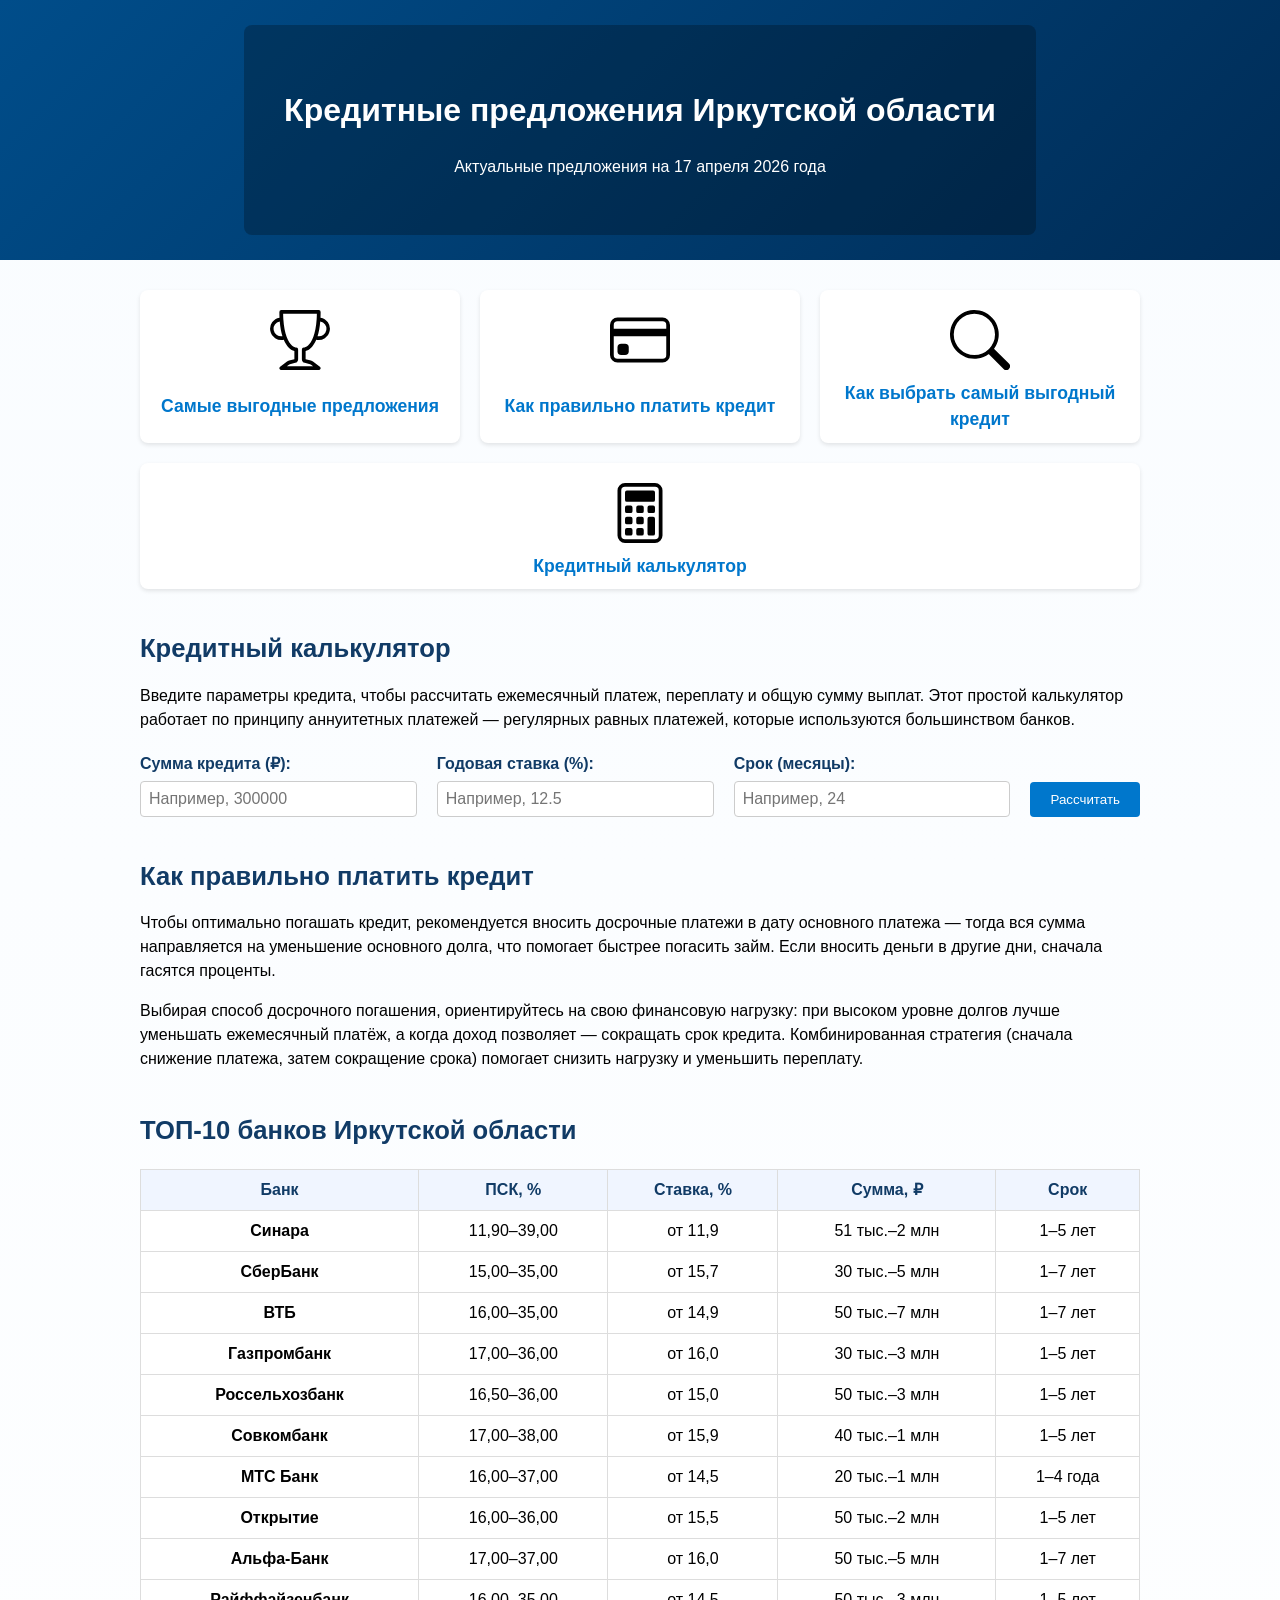
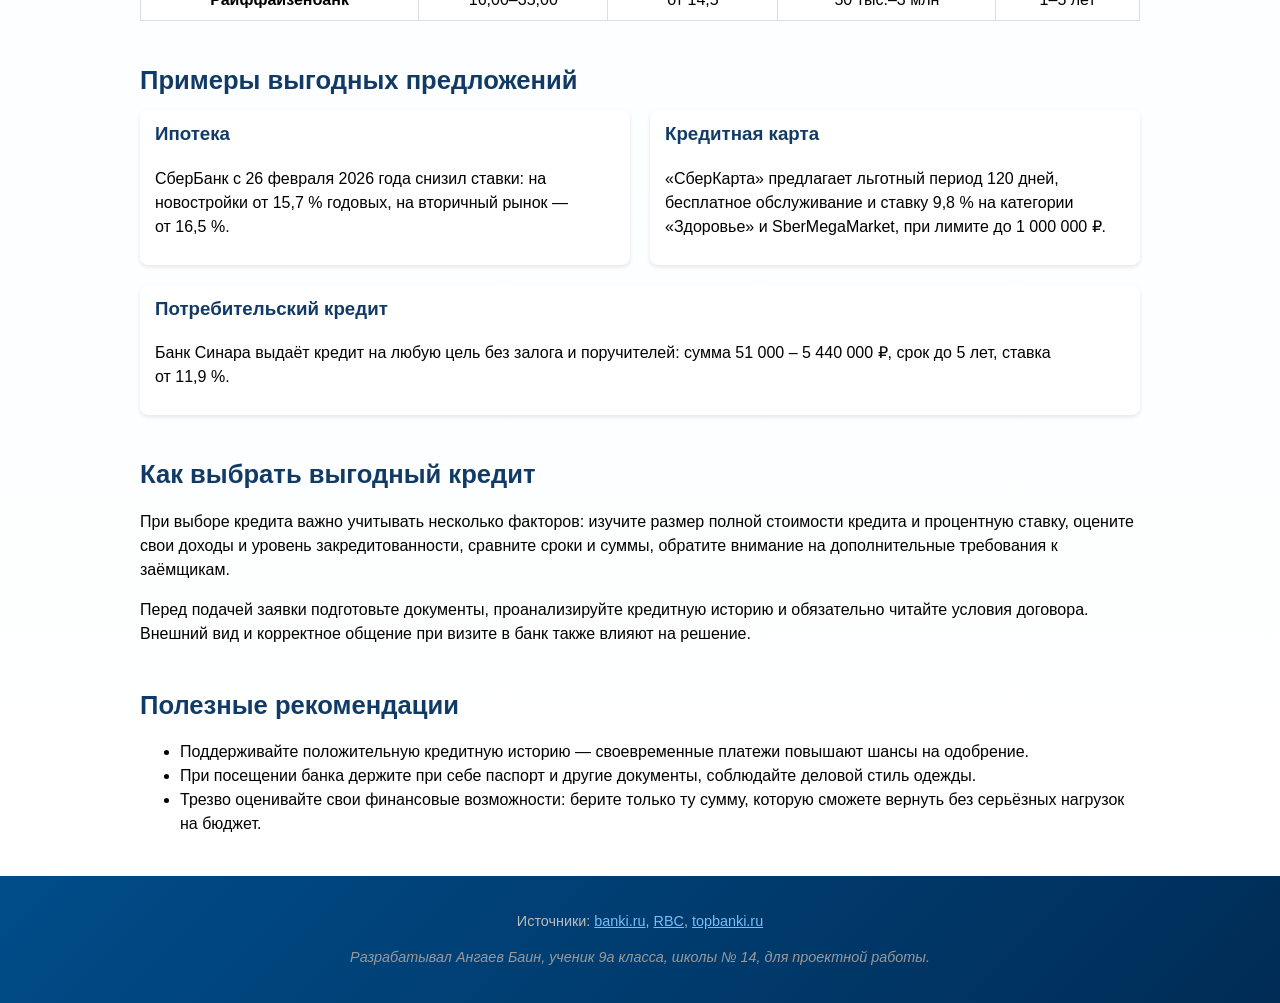
<file: index.html>
<!DOCTYPE html>
<html lang="ru">
<head>
    <meta charset="UTF-8" />
    <meta name="viewport" content="width=device-width, initial-scale=1.0" />
    <title>Кредитные предложения Иркутской области</title>
    <!-- Добавлен параметр версии, чтобы исключить кэширование старого стиля -->
    <!-- Обновленная версия стилей: поменяли фон и размер иконок -->
    <!-- Обновленная версия стилей для светлого фона шапки -->
    <link rel="stylesheet" href="styles.css?v=darkblue2" />
</head>
<body>
    <header class="hero">
        <div class="hero-overlay">
            <h1>Кредитные предложения Иркутской области</h1>
            <p class="update-date">Актуальные предложения на 17 апреля 2026 года</p>
        </div>
    </header>

    <main class="container">
        <!-- Навигационные карточки -->
        <section class="nav-cards">
            <div class="card">
                <!-- Иконка кубка для раздела "Самые выгодные предложения" -->
                <img src="trophy.svg" alt="Переход к разделу выгодных предложений" class="nav-icon" />
                <h3><a href="#top-offers">Самые выгодные предложения</a></h3>
            </div>
            <div class="card">
                <!-- Иконка банковской карты для раздела "Как правильно платить кредит" -->
                <img src="credit-card.svg" alt="Переход к разделу как платить кредит" class="nav-icon" />
                <h3><a href="#how-to-pay">Как правильно платить кредит</a></h3>
            </div>
            <div class="card">
                <!-- Иконка поиска для раздела "Как выбрать самый выгодный кредит" -->
                <img src="search.svg" alt="Переход к разделу как выбрать кредит" class="nav-icon" />
                <h3><a href="#choose-credit">Как выбрать самый выгодный кредит</a></h3>
            </div>
            <!-- Карточка для калькулятора кредита использует иконку калькулятора -->
            <div class="card">
                <img src="calculator.svg" alt="Переход к разделу калькулятора" class="nav-icon" />
                <h3><a href="#calculator">Кредитный калькулятор</a></h3>
            </div>
        </section>

        <!-- Раздел: Кредитный калькулятор -->
        <section id="calculator" class="content-section">
            <h2>Кредитный калькулятор</h2>
            <p>Введите параметры кредита, чтобы рассчитать ежемесячный платеж, переплату и общую сумму выплат. Этот простой калькулятор работает по принципу аннуитетных платежей — регулярных равных платежей, которые используются большинством банков.</p>
            <form id="calc-form">
                <label>
                    Сумма кредита (₽):
                    <input type="number" id="loan-amount" min="1000" step="100" placeholder="Например, 300000" />
                </label>
                <label>
                    Годовая ставка (%):
                    <input type="number" id="interest-rate" step="0.1" min="0" placeholder="Например, 12.5" />
                </label>
                <label>
                    Срок (месяцы):
                    <input type="number" id="loan-term" min="1" placeholder="Например, 24" />
                </label>
                <button type="button" id="calculate-btn">Рассчитать</button>
            </form>
            <div id="calc-result" class="calc-result"></div>
        </section>

        <!-- Раздел: Как правильно платить кредит -->
        <section id="how-to-pay" class="content-section">
            <h2>Как правильно платить кредит</h2>
            <p>Чтобы оптимально погашать кредит, рекомендуется вносить досрочные платежи в дату основного платежа — тогда вся сумма направляется на уменьшение основного долга, что помогает быстрее погасить займ. Если вносить деньги в другие дни, сначала гасятся проценты.</p>
            <p>Выбирая способ досрочного погашения, ориентируйтесь на свою финансовую нагрузку: при высоком уровне долгов лучше уменьшать ежемесячный платёж, а когда доход позволяет — сокращать срок кредита. Комбинированная стратегия (сначала снижение платежа, затем сокращение срока) помогает снизить нагрузку и уменьшить переплату.</p>
        </section>

        <!-- Раздел: ТОП‑10 банков -->
        <section id="top-offers" class="content-section">
            <h2>ТОП‑10 банков Иркутской области</h2>
            <div class="table-wrapper">
                <table>
                    <thead>
                        <tr>
                            <th>Банк</th>
                            <th>ПСК, %</th>
                            <th>Ставка, %</th>
                            <th>Сумма, ₽</th>
                            <th>Срок</th>
                        </tr>
                    </thead>
                    <tbody>
                        <tr>
                            <td><a class="bank-link" href="https://rbk.money/products/kredity/kredity-nalichnymi/bank-sinara/" target="_blank">Синaра</a></td>
                            <td>11,90–39,00</td>
                            <td>от 11,9</td>
                            <td>51 тыс.–2 млн</td>
                            <td>1–5 лет</td>
                        </tr>
                        <tr>
                            <td><a class="bank-link" href="https://rbk.money/elec/products/kredity/kredity-nalichnymi/sberbank/" target="_blank">СберБанк</a></td>
                            <td>15,00–35,00</td>
                            <td>от 15,7</td>
                            <td>30 тыс.–5 млн</td>
                            <td>1–7 лет</td>
                        </tr>
                        <tr>
                            <td><a class="bank-link" href="https://www.vtb.ru/personal/kredit/" target="_blank">ВТБ</a></td>
                            <td>16,00–35,00</td>
                            <td>от 14,9</td>
                            <td>50 тыс.–7 млн</td>
                            <td>1–7 лет</td>
                        </tr>
                        <tr>
                            <td><a class="bank-link" href="https://www.gazprombank.ru/personal/take_credit/consumer_credit/5004451/" target="_blank">Газпромбанк</a></td>
                            <td>17,00–36,00</td>
                            <td>от 16,0</td>
                            <td>30 тыс.–3 млн</td>
                            <td>1–5 лет</td>
                        </tr>
                        <tr>
                            <td><a class="bank-link" href="https://www.rshb.ru/natural/loans/loans-online" target="_blank">Россельхозбанк</a></td>
                            <td>16,50–36,00</td>
                            <td>от 15,0</td>
                            <td>50 тыс.–3 млн</td>
                            <td>1–5 лет</td>
                        </tr>
                        <tr>
                            <td><a class="bank-link" href="https://rbk.money/products/kredity/kredity-bez-zaloga/sovkombank/" target="_blank">Совкомбанк</a></td>
                            <td>17,00–38,00</td>
                            <td>от 15,9</td>
                            <td>40 тыс.–1 млн</td>
                            <td>1–5 лет</td>
                        </tr>
                        <tr>
                            <td><a class="bank-link" href="https://www.mtsbank.ru/chastnim-licam/krediti/credit-all/" target="_blank">МТС Банк</a></td>
                            <td>16,00–37,00</td>
                            <td>от 14,5</td>
                            <td>20 тыс.–1 млн</td>
                            <td>1–4 года</td>
                        </tr>
                        <tr>
                            <td><a class="bank-link" href="https://eurocredit.ru/credit/otkrytie/" target="_blank">Открытие</a></td>
                            <td>16,00–36,00</td>
                            <td>от 15,5</td>
                            <td>50 тыс.–2 млн</td>
                            <td>1–5 лет</td>
                        </tr>
                        <tr>
                            <td><a class="bank-link" href="https://rbk.money/novocheboksarsk/products/kredity/alyfa-bank/" target="_blank">Альфа‑Банк</a></td>
                            <td>17,00–37,00</td>
                            <td>от 16,0</td>
                            <td>50 тыс.–5 млн</td>
                            <td>1–7 лет</td>
                        </tr>
                        <tr>
                            <td><a class="bank-link" href="https://dobro-bank.ru/raiffeisen/personalniy/" target="_blank">Райффайзенбанк</a></td>
                            <td>16,00–35,00</td>
                            <td>от 14,5</td>
                            <td>50 тыс.–3 млн</td>
                            <td>1–5 лет</td>
                        </tr>
                    </tbody>
                </table>
            </div>
        </section>

        <!-- Раздел: Примеры выгодных предложений -->
        <section class="content-section">
            <h2>Примеры выгодных предложений</h2>
            <div class="offers">
                <div class="offer">
                    <h3>Ипотека</h3>
                    <p>СберБанк с 26 февраля 2026 года снизил ставки: на новостройки от 15,7 % годовых, на вторичный рынок — от 16,5 %.</p>
                </div>
                <div class="offer">
                    <h3>Кредитная карта</h3>
                    <p>«СберКарта» предлагает льготный период 120 дней, бесплатное обслуживание и ставку 9,8 % на категории «Здоровье» и SberMegaMarket, при лимите до 1 000 000 ₽.</p>
                </div>
                <div class="offer">
                    <h3>Потребительский кредит</h3>
                    <p>Банк Синaра выдаёт кредит на любую цель без залога и поручителей: сумма 51 000 – 5 440 000 ₽, срок до 5 лет, ставка от 11,9 %.</p>
                </div>
            </div>
        </section>

        <!-- Раздел: Как выбрать выгодный кредит -->
        <section id="choose-credit" class="content-section">
            <h2>Как выбрать выгодный кредит</h2>
            <p>При выборе кредита важно учитывать несколько факторов: изучите размер полной стоимости кредита и процентную ставку, оцените свои доходы и уровень закредитованности, сравните сроки и суммы, обратите внимание на дополнительные требования к заёмщикам.</p>
            <p>Перед подачей заявки подготовьте документы, проанализируйте кредитную историю и обязательно читайте условия договора. Внешний вид и корректное общение при визите в банк также влияют на решение.</p>
        </section>

        <!-- Раздел: Полезные рекомендации -->
        <section class="content-section">
            <h2>Полезные рекомендации</h2>
            <ul>
                <li>Поддерживайте положительную кредитную историю — своевременные платежи повышают шансы на одобрение.</li>
                <li>При посещении банка держите при себе паспорт и другие документы, соблюдайте деловой стиль одежды.</li>
                <li>Трезво оценивайте свои финансовые возможности: берите только ту сумму, которую сможете вернуть без серьёзных нагрузок на бюджет.</li>
            </ul>
        </section>
    </main>

    <footer>
        <p>Источники: <a href="https://www.banki.ru/news/">banki.ru</a>, <a href="https://www.rbc.ru/">RBC</a>, <a href="https://www.topbanki.ru/">topbanki.ru</a></p>
        <p class="author">Разрабатывал Ангаев Баин, ученик 9а класса, школы № 14, для проектной работы.</p>
    </footer>

    <!-- Скрипт для кредитного калькулятора -->
    <script>
        (function() {
            var btn = document.getElementById('calculate-btn');
            if (btn) {
                btn.addEventListener('click', function() {
                    var amount = parseFloat(document.getElementById('loan-amount').value);
                    var rate = parseFloat(document.getElementById('interest-rate').value);
                    var term = parseInt(document.getElementById('loan-term').value);
                    var resultEl = document.getElementById('calc-result');
                    if (isNaN(amount) || amount <= 0 || isNaN(rate) || isNaN(term) || term <= 0) {
                        resultEl.textContent = 'Пожалуйста, введите корректные данные.';
                        return;
                    }
                    var monthlyRate = rate / 100 / 12;
                    var n = term;
                    var monthlyPayment;
                    if (monthlyRate === 0) {
                        monthlyPayment = amount / n;
                    } else {
                        monthlyPayment = amount * monthlyRate / (1 - Math.pow(1 + monthlyRate, -n));
                    }
                    var totalPayment = monthlyPayment * n;
                    var overpayment = totalPayment - amount;
                    // Форматируем числа с пробелами (для тысяч) и двумя знаками после запятой
                    var formatter = new Intl.NumberFormat('ru-RU', { minimumFractionDigits: 2, maximumFractionDigits: 2 });
                    resultEl.innerHTML =
                        'Ежемесячный платеж: ' + formatter.format(monthlyPayment) + ' ₽' + '<br>' +
                        'Переплата: ' + formatter.format(overpayment) + ' ₽' + '<br>' +
                        'Общая выплата: ' + formatter.format(totalPayment) + ' ₽';
                });
            }
        })();
    </script>
</body>
</html>
</file>
<file: styles.css>
body {
    margin: 0;
    padding: 0;
    font-family: Arial, sans-serif;
    line-height: 1.5;
    /* Светлая тема для основного контента
       Основной фон максимально светлый, чтобы контент был легко читаем. */
    background: linear-gradient(180deg, #f9fcff 0%, #ffffff 100%);
    /* Чёрный текст для лучшей контрастности на светлом фоне */
    color: #000;
}

/* Hero section */
/* Hero section */
.hero {
    position: relative;
    /* Тёмный градиент фона шапки */
    background: linear-gradient(135deg, #004d8a 0%, #002c56 100%);
    /* background: linear-gradient(rgba(0, 0, 0, 0.4), rgba(0, 0, 0, 0.4)), url('hero.png') center/cover no-repeat; */
    min-height: 260px;
    display: flex;
    align-items: center;
    justify-content: center;
    color: #fff;
    text-align: center;
}

.hero-overlay {
    /* Сделаем фон под текстом в шапке немного светлее, уменьшив непрозрачность */
    background: rgba(0, 0, 0, 0.25);
    padding: 40px;
    border-radius: 8px;
}

.container {
    width: 90%;
    max-width: 1000px;
    margin: 0 auto;
}

/* Navigation cards */
.nav-cards {
    display: flex;
    flex-wrap: wrap;
    gap: 20px;
    margin: 30px 0;
    justify-content: space-between;
}

.card {
    flex: 1 1 calc(33% - 20px);
    background: #ffffff;
    border-radius: 8px;
    overflow: hidden;
    box-shadow: 0 2px 4px rgba(0, 0, 0, 0.1);
    text-align: center;
    display: flex;
    flex-direction: column;
}

.card img {
    width: 100%;
    height: 150px;
    object-fit: cover;
}

/* Минималистичные иконки-пины для навигационных карточек */
.nav-icon {
    /* Базовый стиль для иконок-пинов */
    width: 60px;
    height: 60px;
    margin: 20px auto 0;
    object-fit: contain;
}

/* Более специфический селектор, чтобы переопределить размер изображений внутри карточек */
.card .nav-icon {
    width: 60px;
    height: 60px;
    margin: 20px auto 0;
    object-fit: contain;
}

.card h3 {
    margin: 10px;
    font-size: 1.1em;
    flex-grow: 1;
    display: flex;
    align-items: center;
    justify-content: center;
    color: #113b66;
}

.card a {
    text-decoration: none;
    color: #0077cc;
}

/* Content sections */
.content-section {
    margin: 40px 0;
}

.content-section h2 {
    margin-bottom: 10px;
    font-size: 1.6em;
    color: #113b66;
}

.table-wrapper {
    overflow-x: auto;
}

table {
    width: 100%;
    border-collapse: collapse;
    margin-top: 10px;
}

th, td {
    border: 1px solid #ddd;
    padding: 8px;
    text-align: center;
}

th {
    background: #f0f5ff;
    color: #113b66;
    font-weight: 600;
}

td {
    background: #ffffff;
    /* Чёрный текст в ячейках таблицы для высокой контрастности */
    color: #000;
}

/* Offers */
.offers {
    display: flex;
    flex-wrap: wrap;
    gap: 20px;
}

.offer {
    flex: 1 1 calc(33% - 20px);
    background: #ffffff;
    border-radius: 8px;
    padding: 10px 15px;
    box-shadow: 0 2px 4px rgba(0, 0, 0, 0.1);
}

.offer h3 {
    margin-top: 0;
    color: #113b66;
}

/* Styles for the credit calculator */
#calculator form {
    display: flex;
    flex-wrap: wrap;
    gap: 20px;
    margin-top: 20px;
}

#calculator label {
    flex: 1 1 200px;
    display: flex;
    flex-direction: column;
    font-weight: 600;
    color: #113b66;
}

#calculator input {
    padding: 8px;
    margin-top: 5px;
    background: #ffffff;
    border: 1px solid #ccc;
    border-radius: 4px;
    font-size: 1em;
    /* Чёрный текст в полях ввода для лучшей читаемости */
    color: #000;
}

#calculator button {
    background: #0077cc;
    color: #fff;
    border: none;
    border-radius: 4px;
    padding: 10px 20px;
    cursor: pointer;
    align-self: flex-end;
}

#calculator button:hover {
    background: #005fa3;
}

.calc-result {
    margin-top: 20px;
    font-size: 1.1em;
    color: #113b66;
}

/* Footer */
footer {
    /* Сделаем подвал таким же синим, как и шапка, используя тот же градиент */
    background: linear-gradient(135deg, #004d8a 0%, #002c56 100%);
    padding: 20px 0;
    text-align: center;
    font-size: 0.9em;
    color: #bbb;
}

footer a {
    color: #77bdf7;
}

footer .author {
    margin-top: 5px;
    font-style: italic;
    color: #999;
}

@media (max-width: 768px) {
    .nav-cards, .offers {
        flex-direction: column;
    }
    .card, .offer {
        flex: 1 1 100%;
    }
}

/* Minimalistic links inside the bank table */
.bank-link {
    /* Use the same color as regular text for subtlety */
    color: inherit;
    text-decoration: none;
    font-weight: 600;
}

.bank-link:hover {
    text-decoration: underline;
    color: #004080;
}
</file>
